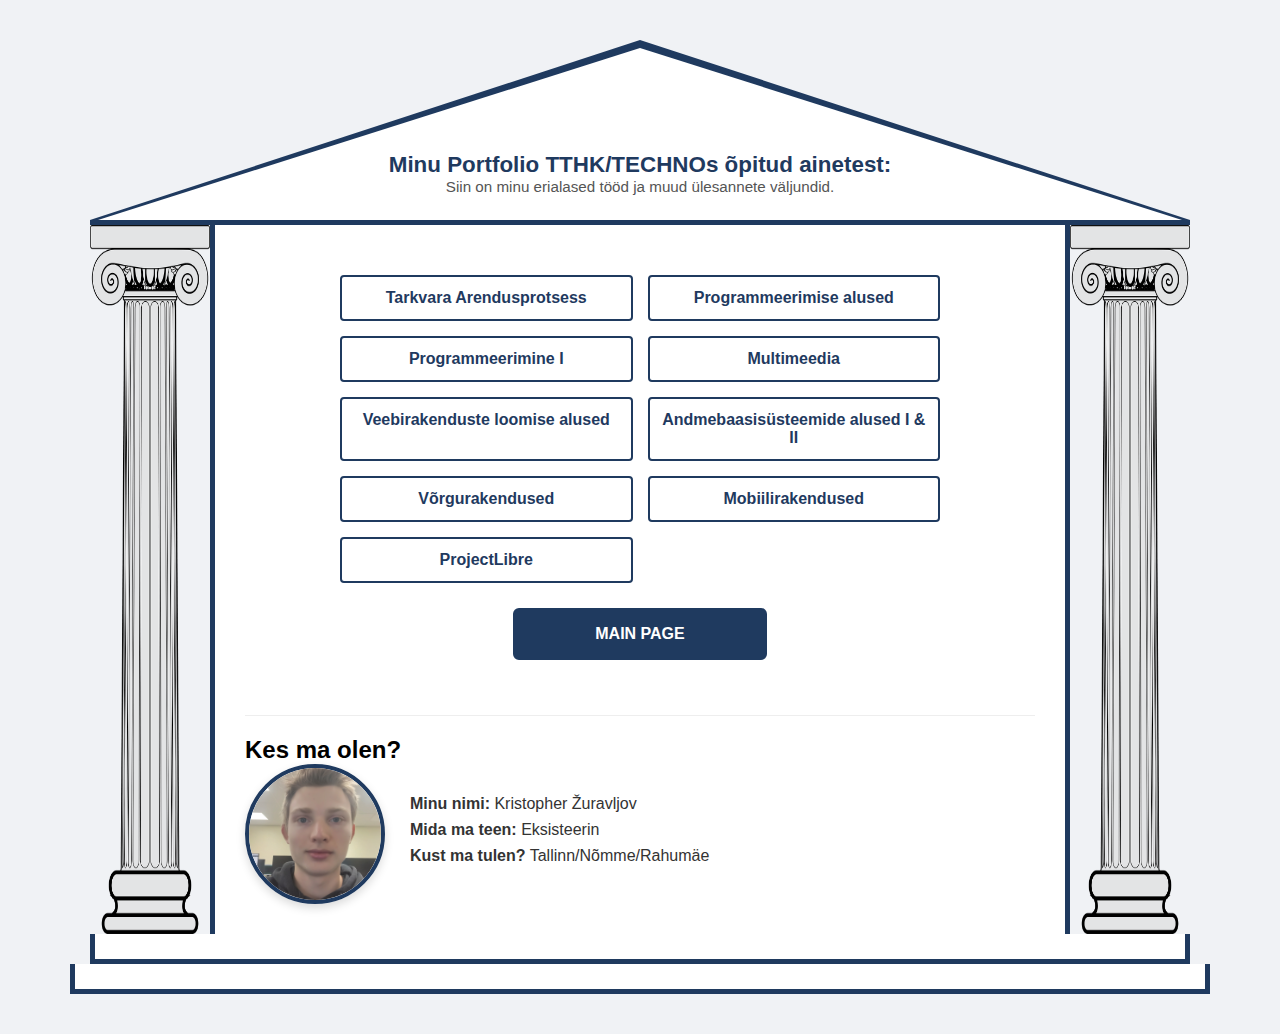
<file: index.html>
<!DOCTYPE html>
<html lang="et">
<head>
    <meta charset="UTF-8">
    <meta name="viewport" content="width=device-width, initial-scale=1.0">
    <title>Kristopheri Portfolio</title>
    <link rel="stylesheet" href="style.css">
</head>
<body>

    <div class="temple-wrapper">
        
        <div class="temple-roof">
            <div class="roof-content">
                <h2>Minu Portfolio TTHK/TECHNOs õpitud ainetest:</h2>
                <p>Siin on minu erialased tööd ja muud ülesannete väljundid.</p>
            </div>
        </div>

        <div class="temple-body">
            
            <aside class="pillar">
                <img src="./Piltid/left-pillar.png" alt="Left Pillar">
            </aside>

            <div class="temple-container">
                <header class="temple-top">
                    
                    <nav class="navbar">
                        <a href="./SDLC.html">Tarkvara Arendusprotsess</a>
                        <a href="./ProgAlused.html">Programmeerimise alused</a>
                        <a href="#">Programmeerimine I</a>
                        <a href="#">Multimeedia</a>
                        <a href="https://kristopherzuravljov24.thkit.ee/">Veebirakenduste loomise alused</a>
                        <a href="#">Andmebaasisüsteemide alused I & II</a>
                        <a href="#">Võrgurakendused</a>
                        <a href="#">Mobiilirakendused</a>
                        <a href="#">ProjectLibre</a>
                    </nav>

                    <div class="main-page-wrapper">
                        <a href="./mainpage.html" class="btn-main">MAIN PAGE</a>
                    
                    </div>
                </header>

                <section class="about-me">
                    <h2>Kes ma olen?</h2>
                    <div class="about-me-content">
                        <img src="./Piltid/mina.jpg" alt="Kristopher">
                        <div class="about-me-text">
                            <p><strong>Minu nimi:</strong> Kristopher Žuravljov</p>
                            <p><strong>Mida ma teen:</strong> Eksisteerin</p>
                            <p><strong>Kust ma tulen?</strong> Tallinn/Nõmme/Rahumäe</p>
                        </div>
                    </div>
                </section>
            </div>

            <aside class="pillar">
                <img src="./Piltid/right-pillar.png" alt="Right Pillar">
            </aside>

        </div> <div class="temple-fundament">
            <div class="step step-1"></div>
            <div class="step step-2"></div>
        </div>

    </div> </body>
</html>
</file>
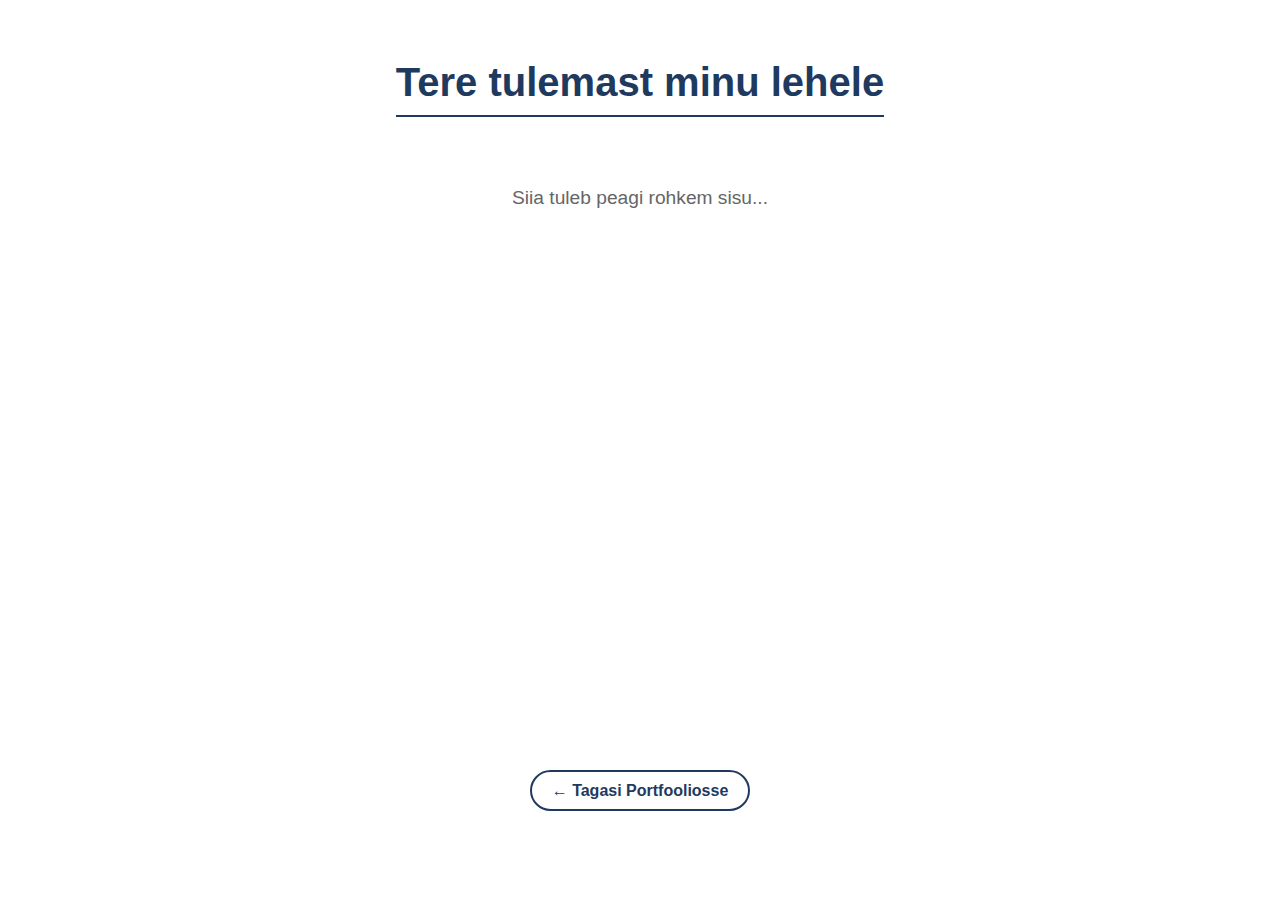
<file: mainpage.html>
<!DOCTYPE html>
<html lang="et">
<head>
    <meta charset="UTF-8">
    <meta name="viewport" content="width=device-width, initial-scale=1.0">
    <title>Main Page - Kristopher</title>
    <link rel="stylesheet" href="mainstyle.css">
</head>
<body>

    <main class="content-wrapper">
        <section class="intro">
            <h1>Tere tulemast minu lehele</h1>        
        </section>

        <article class="personal-details">
            <p>Siia tuleb peagi rohkem sisu...</p>
        </article>

        <nav class="bottom-nav">
            <a href="index.html" class="back-link">← Tagasi Portfooliosse</a>
        </nav>
    </main>

</body>
</html>
</file>
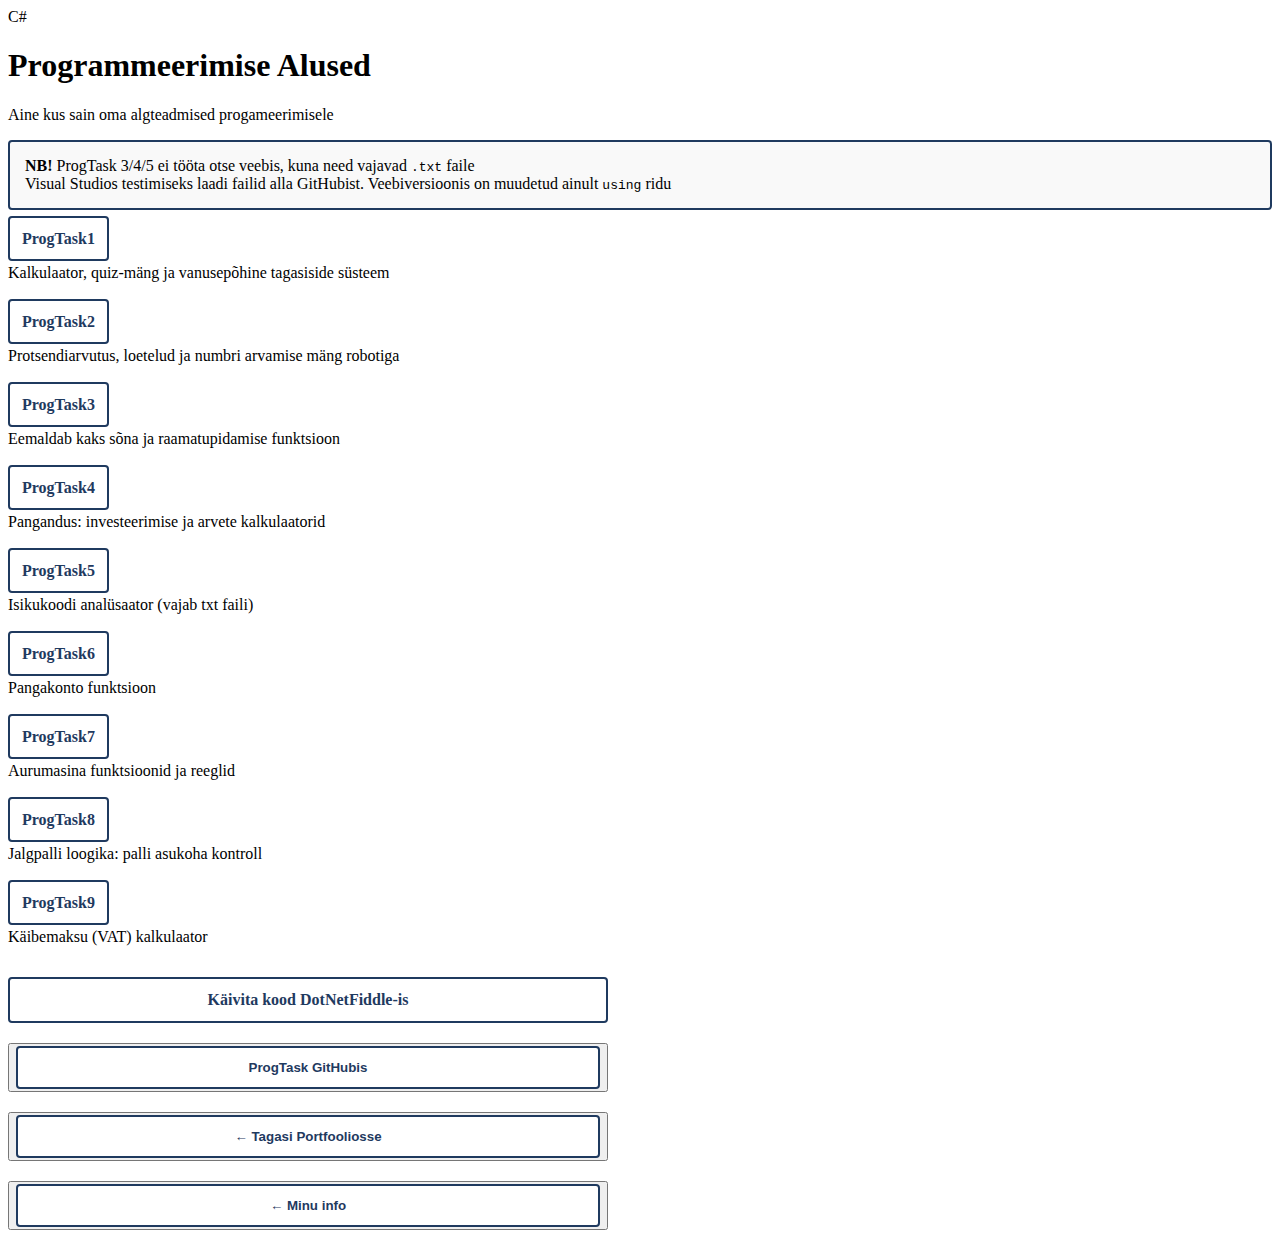
<file: ProgAlused.html>
<!DOCTYPE html>
<html lang="et">
<head>
    <meta charset="UTF-8">
    <meta name="viewport" content="width=device-width, initial-scale=1.0">
    <title>Programmeerimise Alused - C# Ülesanded</title>
    <link rel="stylesheet" href="progstyle.css">
</head>
<body>

    <div class="page-container">
        <header class="page-header">
            <div class="cs-logo">C#</div>
            <h1>Programmeerimise Alused</h1>
            <p>Aine kus sain oma algteadmised progameerimisele</p>
            
            <div class="warning-section" style="border: 2px solid #1f3a5f; padding: 15px; margin-bottom: 20px; border-radius: 4px; background-color: #f9f9f9;">
                <strong>NB!</strong> ProgTask 3/4/5 ei tööta otse veebis, kuna need vajavad <code>.txt</code> faile <br>
                Visual Studios testimiseks laadi failid alla GitHubist.
                Veebiversioonis on muudetud ainult <code>using</code> ridu
            </div>
        </header>

        <nav class="navbar">
            <div class="task-item">
                <a href="./Tasks/ProgTask1.cs">ProgTask1</a>
                <p>Kalkulaator, quiz-mäng ja vanusepõhine tagasiside süsteem</p>
            </div>

            <div class="task-item">
                <a href="./Tasks/ProgTask2.cs">ProgTask2</a>
                <p>Protsendiarvutus, loetelud ja numbri arvamise mäng robotiga</p>
            </div>

            <div class="task-item">
                <a href="./Tasks/ProgTask3.cs">ProgTask3</a>
                <p>Eemaldab kaks sõna ja raamatupidamise funktsioon</p>
            </div>

            <div class="task-item">
                <a href="./Tasks/ProgTask4.cs">ProgTask4</a>
                <p>Pangandus: investeerimise ja arvete kalkulaatorid</p>
            </div>

            <div class="task-item">
                <a href="./Tasks/ProgTask5.cs">ProgTask5</a>
                <p>Isikukoodi analüsaator (vajab txt faili)</p>
            </div>

            <div class="task-item">
                <a href="./Tasks/ProgTask6.cs">ProgTask6</a>
                <p>Pangakonto funktsioon</p>
            </div>

            <div class="task-item">
                <a href="./Tasks/ProgTask7.cs">ProgTask7</a>
                <p>Aurumasina funktsioonid ja reeglid</p>
            </div>

            <div class="task-item">
                <a href="./Tasks/ProgTask8.cs">ProgTask8</a>
                  <p>Jalgpalli loogika: palli asukoha kontroll</p>          
            </div>

            <div class="task-item">
                <a href="./Tasks/ProgTask9.cs">ProgTask9</a>
                <p>Käibemaksu (VAT) kalkulaator</p>
            </div>

            <a href="https://dotnetfiddle.net/" target="_blank">Käivita kood DotNetFiddle-is</a>
        </nav>

        <div class="action-buttons">
            <button><a href="https://github.com/Tigerfrog-01/TARpe24_Prog_Kristopher--uravljov-Tallinna-T-stushariduskeskus/tree/d29183745a46e1310b4d18462b5daebc0eeb5732">ProgTask GitHubis</a></button>
        </div>

        <footer class="footer">
            <nav class="sub-nav">
                <button><a href="index.html">← Tagasi Portfooliosse</a></button>
                <button><a href="mainpage.html">← Minu info</a></button>
            </nav>
        </footer>
    </div>

</body>
</html>
</file>
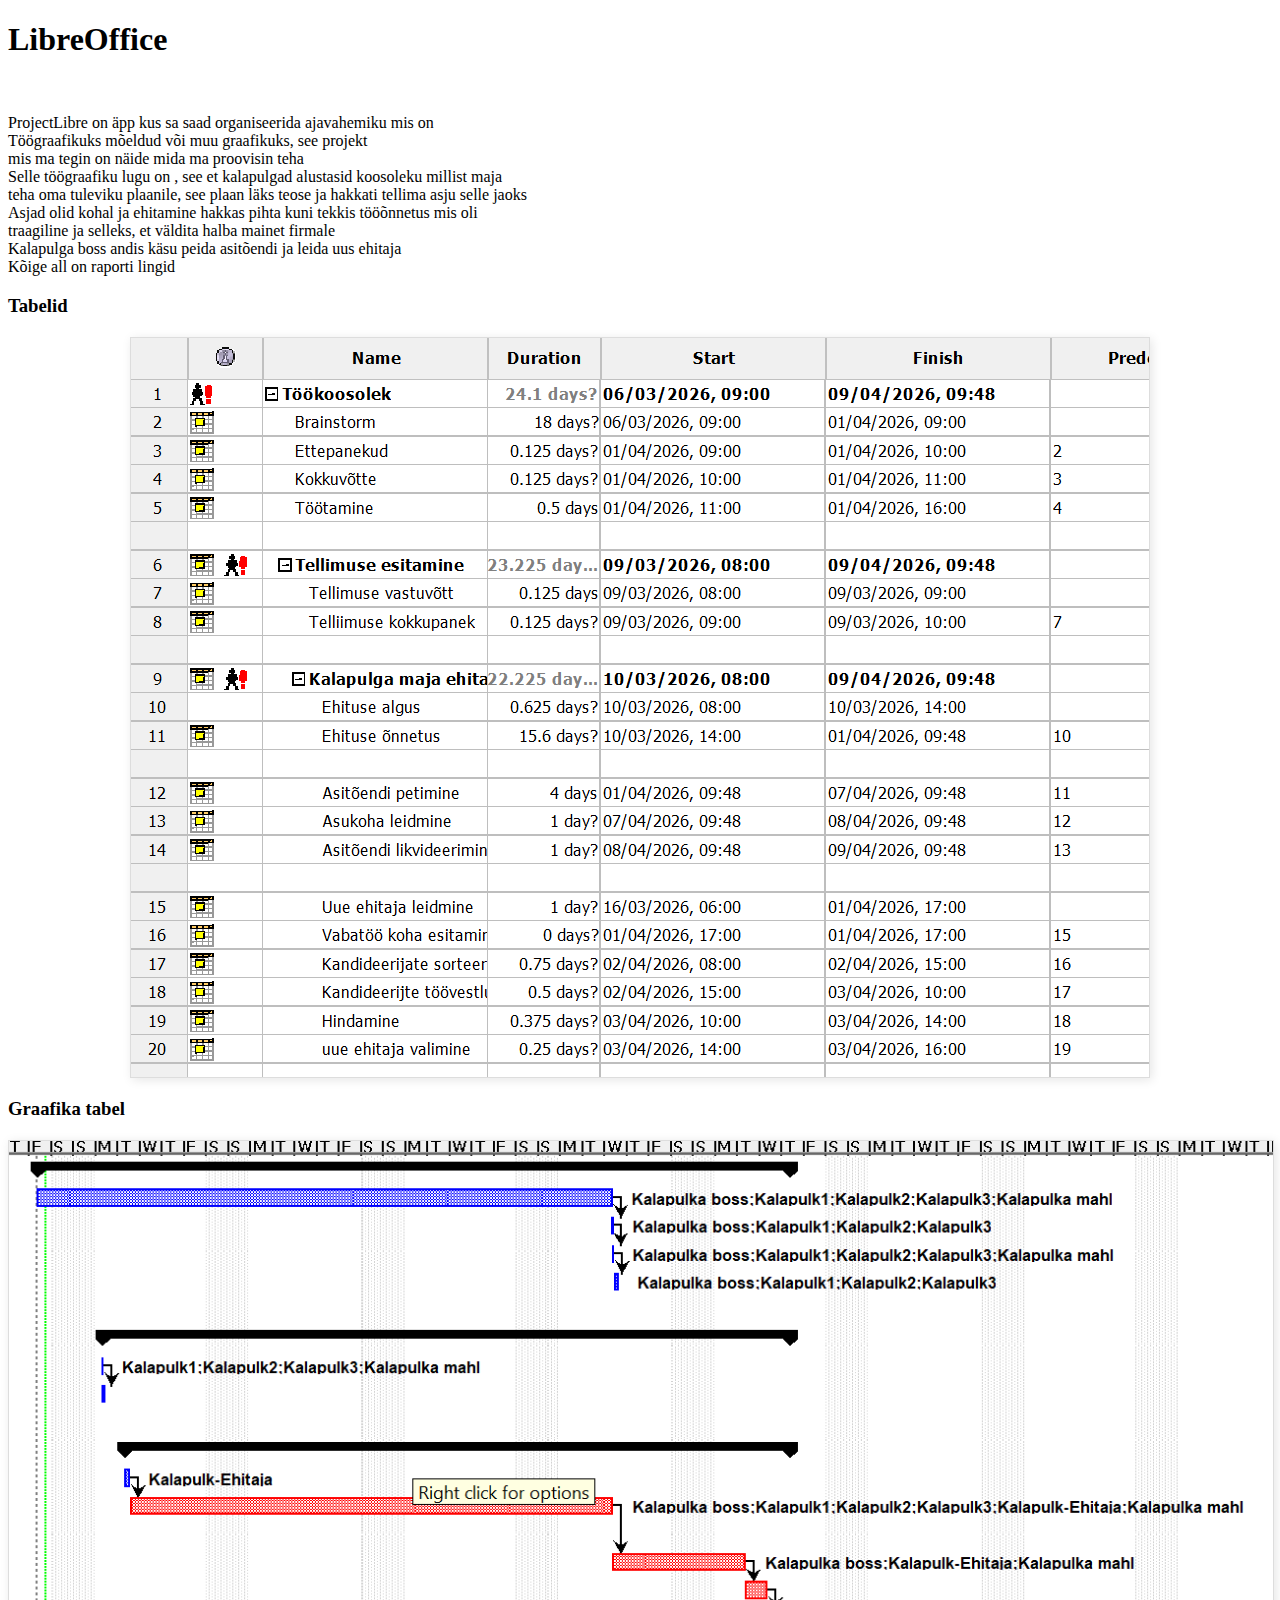
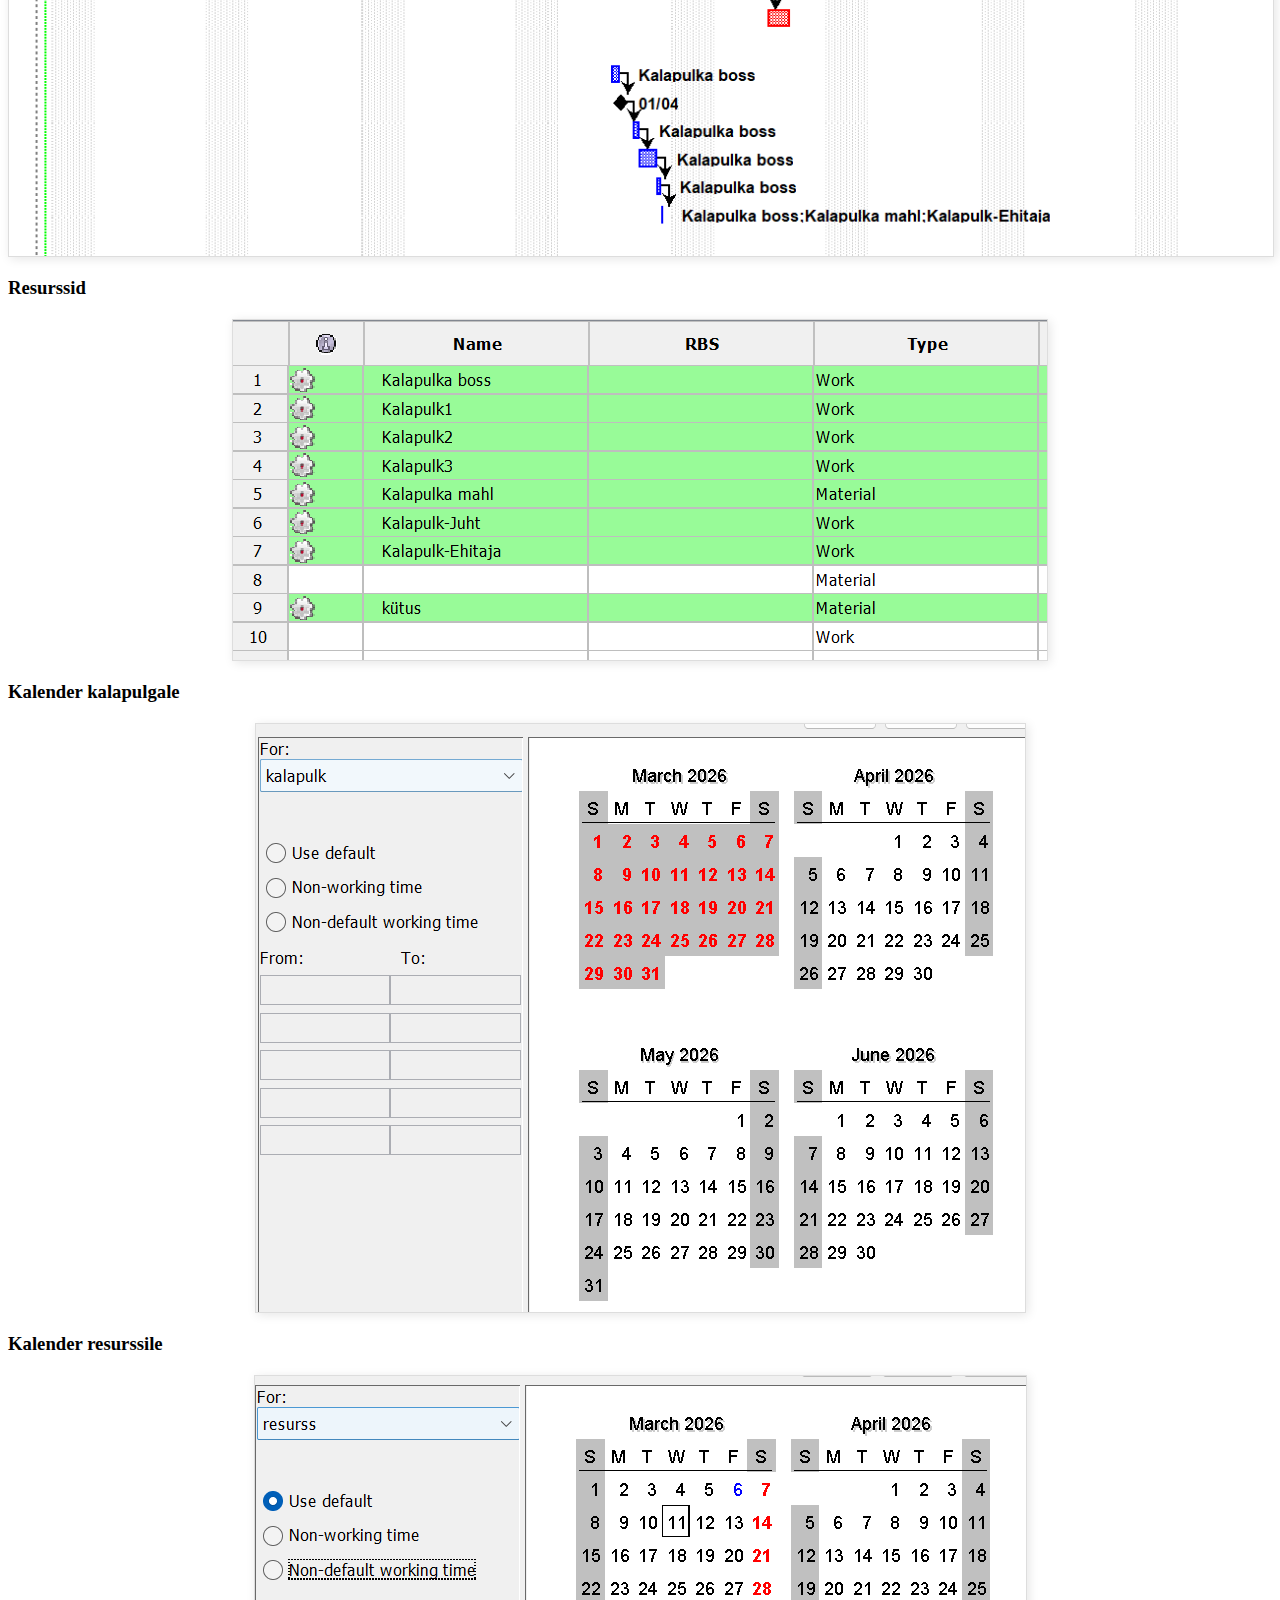
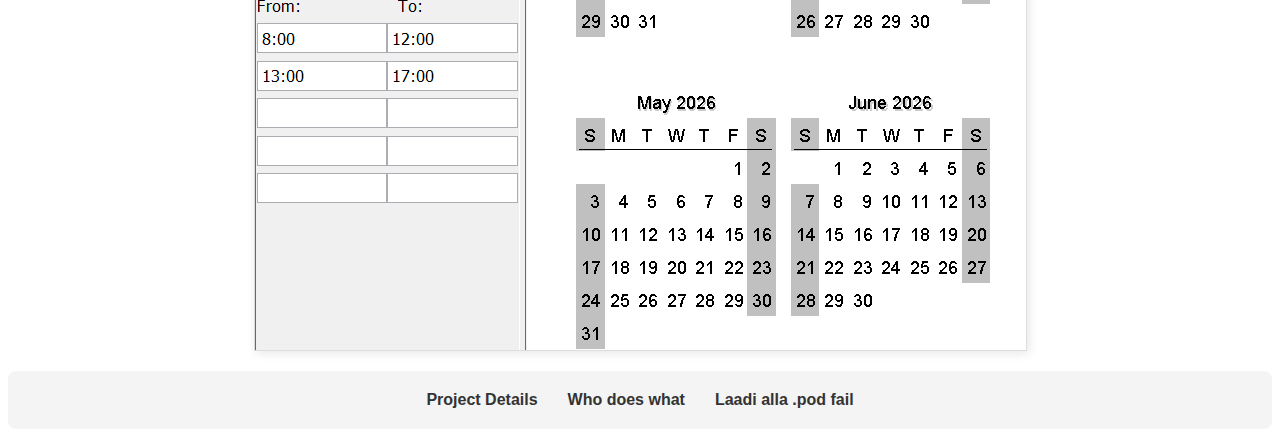
<file: projectlibre.html>
<!DOCTYPE html>
<html lang="et">
<head>
    <meta charset="UTF-8">
    <meta name="viewport" content="width=device-width, initial-scale=1.0">
    <title>LibreOffice</title>
    <link rel="stylesheet" href="Libre.css">
</head>
<body>
 <h1>LibreOffice</h1>
 <br>
 <div> 
 <p>
    ProjectLibre on äpp kus sa saad organiseerida ajavahemiku mis on <br>
    Töögraafikuks mõeldud või muu graafikuks, see projekt <br>
    mis ma tegin on näide mida ma proovisin teha <br>
    Selle töögraafiku lugu on , see et kalapulgad alustasid koosoleku millist maja<br>
    teha oma tuleviku plaanile, see plaan läks teose ja hakkati tellima asju selle jaoks<br>
    Asjad olid kohal ja ehitamine hakkas pihta kuni tekkis tööõnnetus mis oli <br>
    traagiline ja selleks, et väldita halba mainet firmale <br>
    Kalapulga boss andis käsu peida asitõendi ja leida uus ehitaja
    <br>
    Kõige all on raporti lingid
 </p>
 <h3>Tabelid</h3>
 <img src="Libre1.png">
 <h3>Graafika tabel</h3>
  <img src="Libre2.png">
<h3>Resurssid </h3>
   <img src="Libre3.png">
   <h3>Kalender kalapulgale</h3>
    <img src="Libre4.png">
    <h3>Kalender resurssile</h3>
     <img src="Libre5.png">
</div>
     <nav class="navbar">
                        <a href="./Kalapulk.html">Project Details</a>
                        <a href="./Kalapulk1.html">Who does what</a>
                        <a href="Kalapulk.pod" download="Kalapulk.pod">Laadi alla .pod fail</a>
                       
                    </nav>
  </body>
</html>
</file>
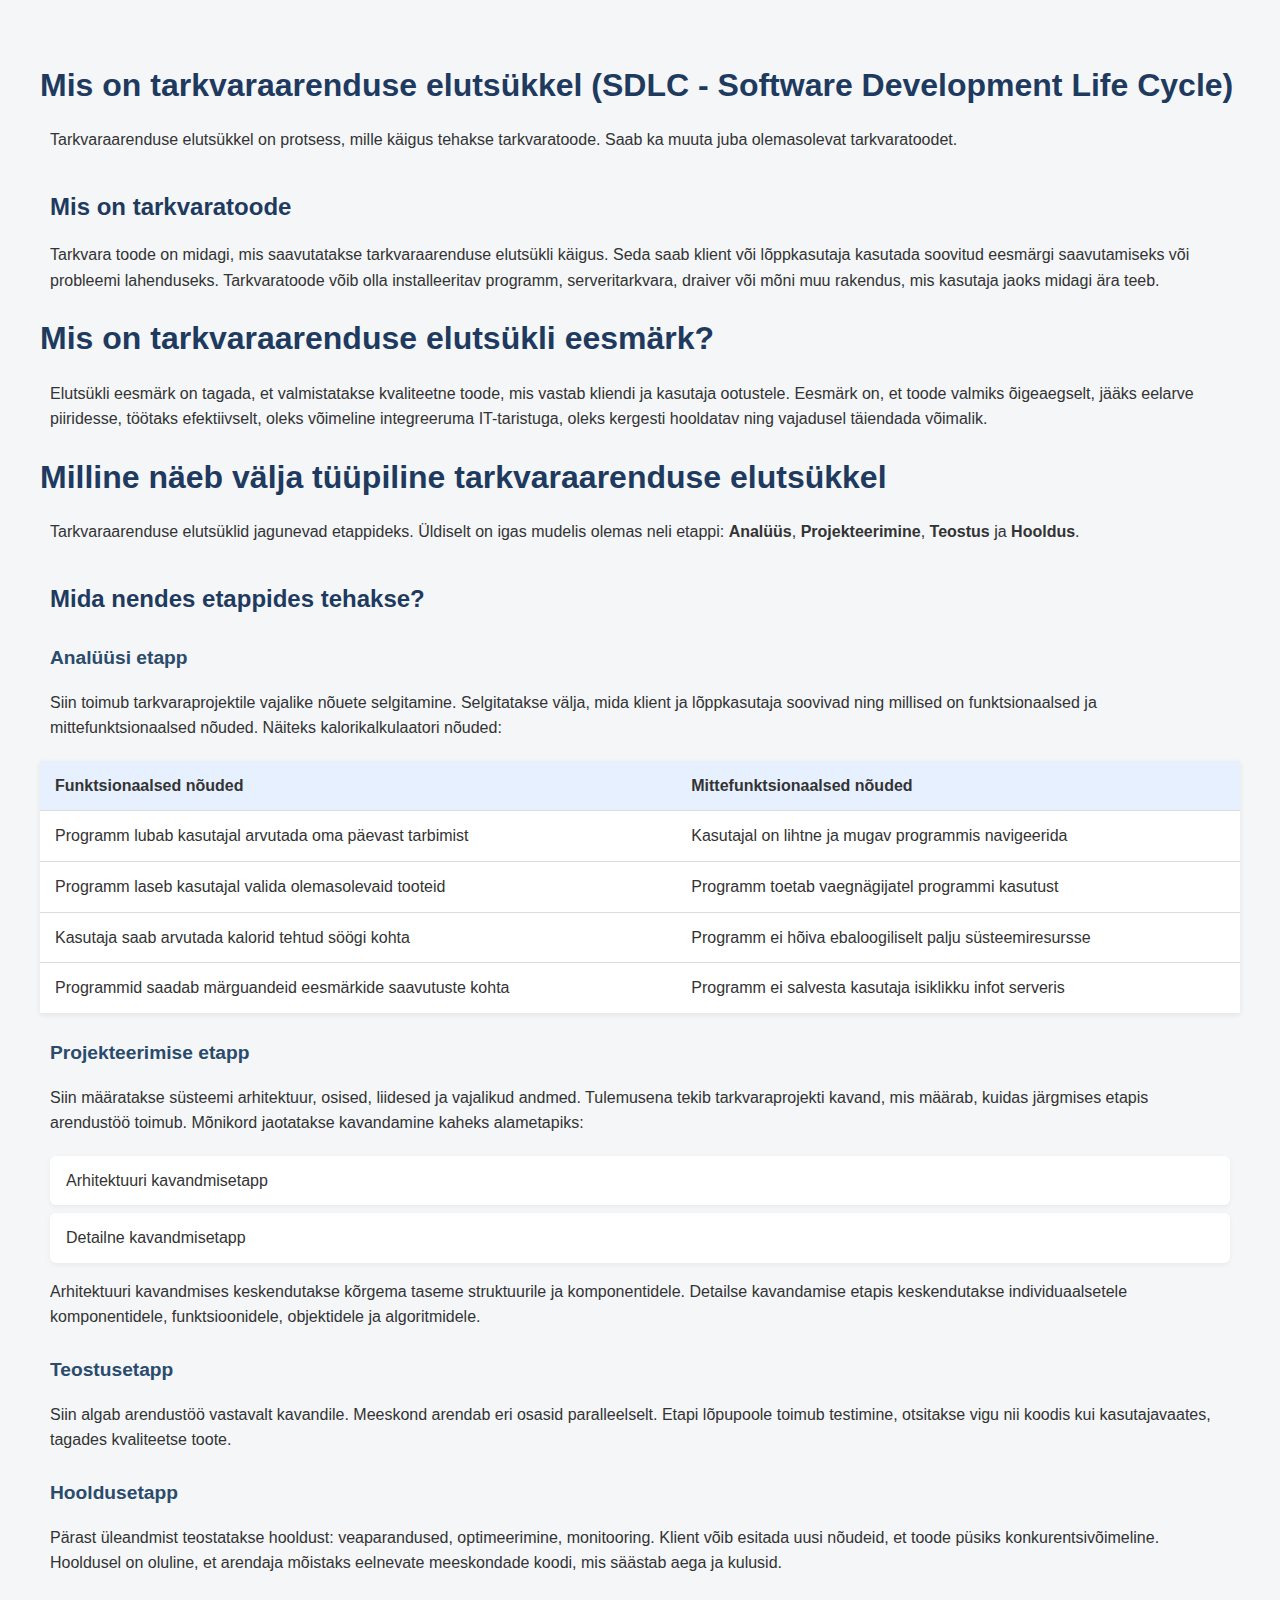
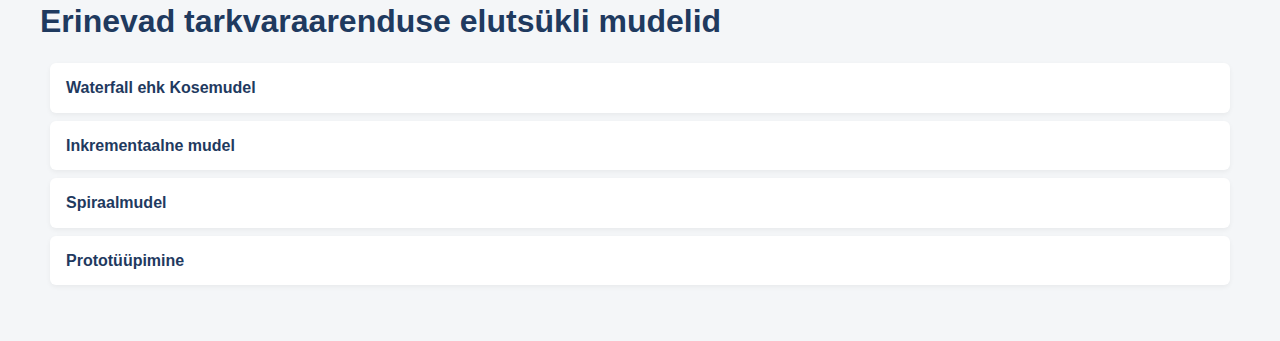
<file: SDLC.html>
<!DOCTYPE html>
<html lang="et">
<head>
    <meta charset="UTF-8">
    <meta name="viewport" content="width=device-width, initial-scale=1.0">
    <link rel="stylesheet" href="sdlc.css">
    <title>Tarkvara Arendusprotsess</title>
</head>
<body>
    <div class="container">
        <h1>Mis on tarkvaraarenduse elutsükkel (SDLC - Software Development Life Cycle)</h1>
        <p>
            Tarkvaraarenduse elutsükkel on protsess, mille käigus tehakse tarkvaratoode.  
            Saab ka muuta juba olemasolevat tarkvaratoodet.
        </p>

        <h2>Mis on tarkvaratoode</h2>
        <p>
            Tarkvara toode on midagi, mis saavutatakse tarkvaraarenduse elutsükli käigus.  
            Seda saab klient või lõppkasutaja kasutada soovitud eesmärgi saavutamiseks või probleemi lahenduseks.  
            Tarkvaratoode võib olla installeeritav programm, serveritarkvara, draiver või mõni muu rakendus,  
            mis kasutaja jaoks midagi ära teeb.
        </p>

        <h1>Mis on tarkvaraarenduse elutsükli eesmärk?</h1>
        <p>
            Elutsükli eesmärk on tagada, et valmistatakse kvaliteetne toode, mis vastab kliendi ja kasutaja ootustele.  
            Eesmärk on, et toode valmiks õigeaegselt, jääks eelarve piiridesse, töötaks efektiivselt,  
            oleks võimeline integreeruma IT-taristuga, oleks kergesti hooldatav ning vajadusel täiendada võimalik.
        </p>

        <h1>Milline näeb välja tüüpiline tarkvaraarenduse elutsükkel</h1>
        <p>
            Tarkvaraarenduse elutsüklid jagunevad etappideks.  
            Üldiselt on igas mudelis olemas neli etappi: <b>Analüüs</b>, <b>Projekteerimine</b>, <b>Teostus</b> ja <b>Hooldus</b>.
        </p>

        <h2>Mida nendes etappides tehakse?</h2>

        <h3>Analüüsi etapp</h3>
        <p>
            Siin toimub tarkvaraprojektile vajalike nõuete selgitamine.  
            Selgitatakse välja, mida klient ja lõppkasutaja soovivad ning millised on funktsionaalsed ja mittefunktsionaalsed nõuded.  
            Näiteks kalorikalkulaatori nõuded:
        </p>

        <table>
            <tr>
                <th>Funktsionaalsed nõuded</th>
                <th>Mittefunktsionaalsed nõuded</th>
            </tr>
            <tr>
                <td>Programm lubab kasutajal arvutada oma päevast tarbimist</td>
                <td>Kasutajal on lihtne ja mugav programmis navigeerida</td>
            </tr>
            <tr>
                <td>Programm laseb kasutajal valida olemasolevaid tooteid</td>
                <td>Programm toetab vaegnägijatel programmi kasutust</td>
            </tr>
            <tr>
                <td>Kasutaja saab arvutada kalorid tehtud söögi kohta</td>
                <td>Programm ei hõiva ebaloogiliselt palju süsteemiresursse</td>
            </tr>
            <tr>
                <td>Programmid saadab märguandeid eesmärkide saavutuste kohta</td>
                <td>Programm ei salvesta kasutaja isiklikku infot serveris</td>
            </tr>
        </table>

        <h3>Projekteerimise etapp</h3>
        <p>
            Siin määratakse süsteemi arhitektuur, osised, liidesed ja vajalikud andmed.  
            Tulemusena tekib tarkvaraprojekti kavand, mis määrab, kuidas järgmises etapis arendustöö toimub.  
            Mõnikord jaotatakse kavandamine kaheks alametapiks:
        </p>
        <ul>
            <li>Arhitektuuri kavandmisetapp</li>
            <li>Detailne kavandmisetapp</li>
        </ul>
        <p>
            Arhitektuuri kavandmises keskendutakse kõrgema taseme struktuurile ja komponentidele.  
            Detailse kavandamise etapis keskendutakse individuaalsetele komponentidele, funktsioonidele, objektidele ja algoritmidele.
        </p>

        <h3>Teostusetapp</h3>
        <p>
            Siin algab arendustöö vastavalt kavandile. Meeskond arendab eri osasid paralleelselt.  
            Etapi lõpupoole toimub testimine, otsitakse vigu nii koodis kui kasutajavaates, tagades kvaliteetse toote.
        </p>

        <h3>Hooldusetapp</h3>
        <p>
            Pärast üleandmist teostatakse hooldust: veaparandused, optimeerimine, monitooring.  
            Klient võib esitada uusi nõudeid, et toode püsiks konkurentsivõimeline.  
            Hooldusel on oluline, et arendaja mõistaks eelnevate meeskondade koodi, mis säästab aega ja kulusid.
        </p>

        <h1>Erinevad tarkvaraarenduse elutsükli mudelid</h1>
        <ul>
            <li><a href="./SDLCModels/waterfall.html">Waterfall ehk Kosemudel</a></li>
            <li><a href="./SDLCModels/incremental.html">Inkrementaalne mudel</a></li>
            <li><a href="./SDLCModels/spiral.html">Spiraalmudel</a></li>
            <li><a href="./SDLCModels/Prototype.html">Prototüüpimine</a></li>
        </ul>

    </div>
</body>
</html>
</file>
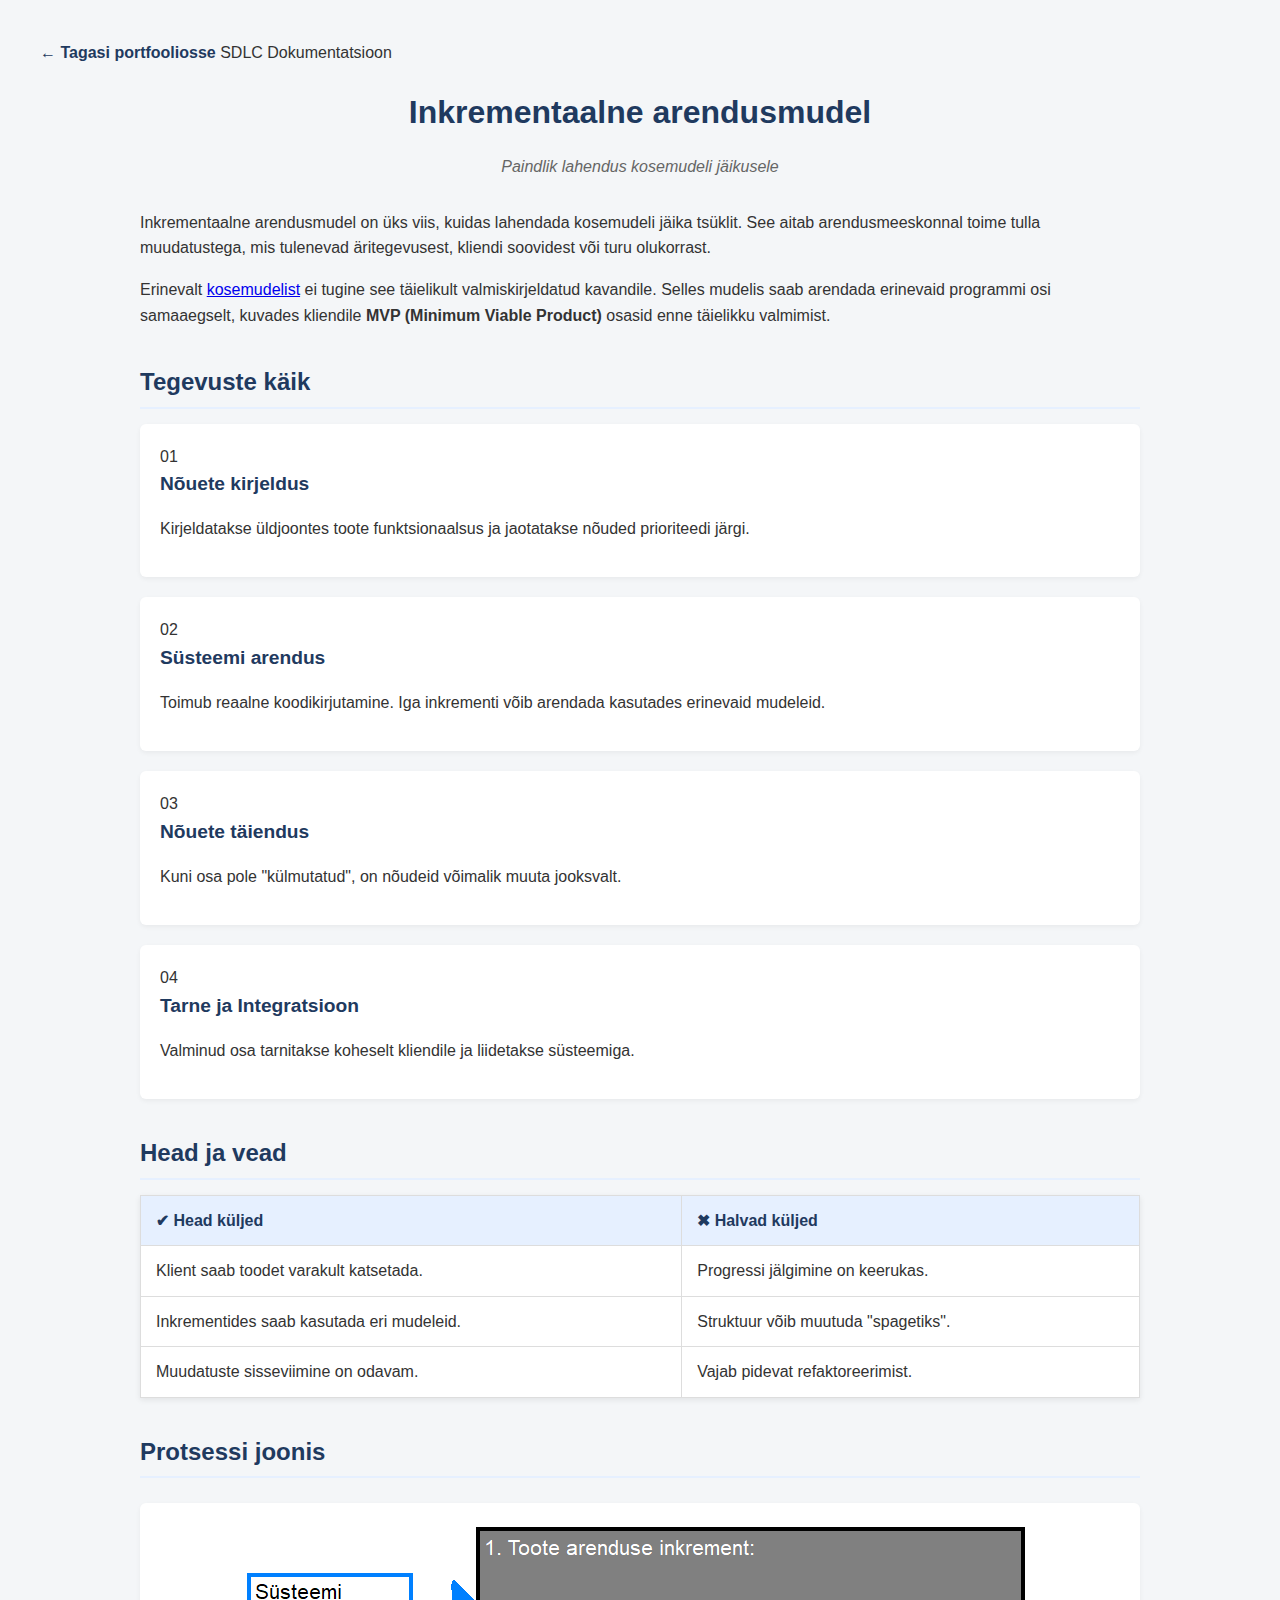
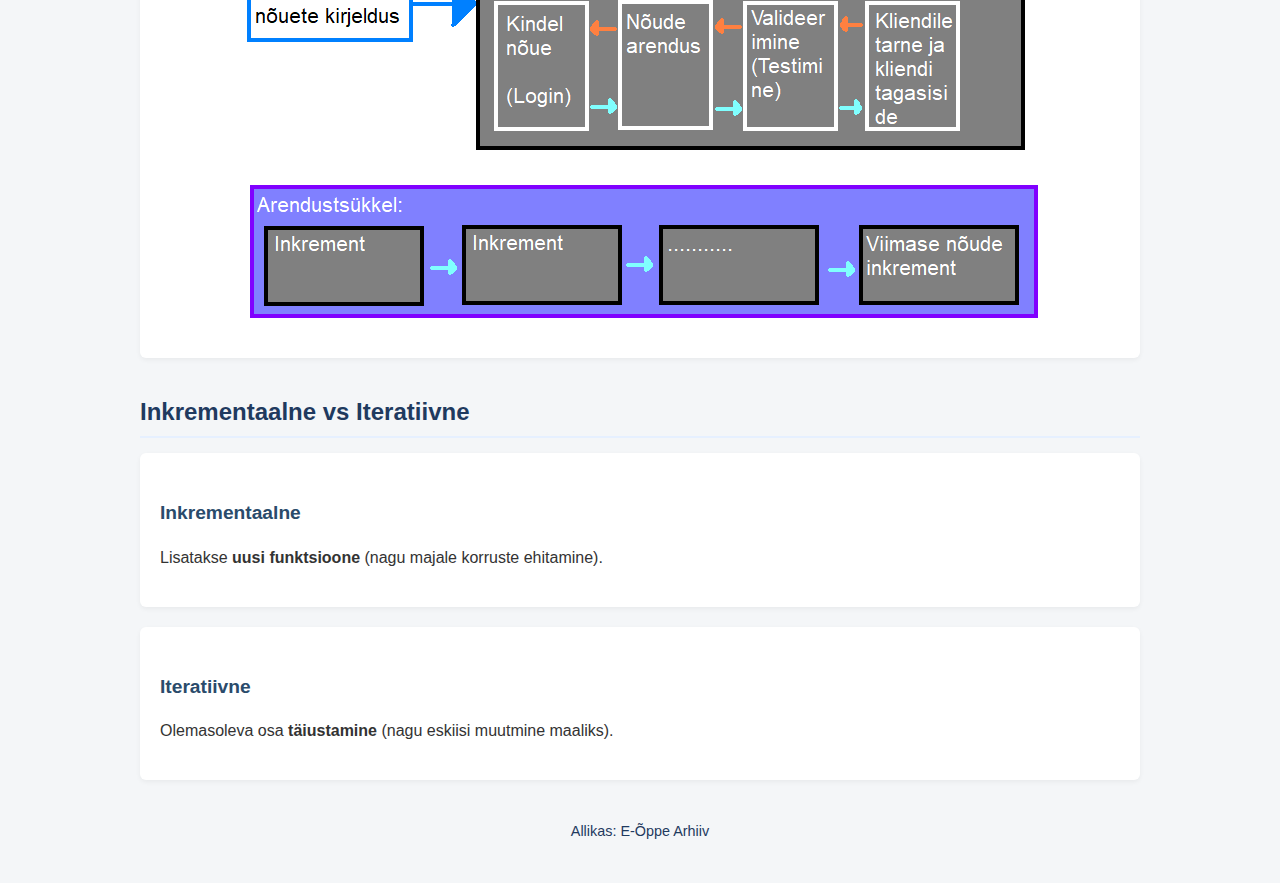
<file: SDLCModels/incremental.html>
<!DOCTYPE html>
<html lang="et">
<head>
    <meta charset="UTF-8">
    <meta name="viewport" content="width=device-width, initial-scale=1.0">
    <title>Inkrementaalne arendusmudel</title>
    <link rel="stylesheet" href="sdlcmodels.css">
    <link href="https://fonts.googleapis.com/css2?family=Inter:wght@300;400;600;700&display=swap" rel="stylesheet">
</head>
<body>

    <nav class="top-nav">
        <div class="nav-inner">
            <a href="../index.html" class="back-link">← Tagasi portfooliosse</a>
            <span class="nav-tag">SDLC Dokumentatsioon</span>
        </div>
    </nav>

    <header class="hero-section">
        <div class="hero-content">
            <h1>Inkrementaalne arendusmudel</h1>
            <p class="subtitle">Paindlik lahendus kosemudeli jäikusele</p>
        </div>
    </header>

    <main class="content-container">
        <section class="intro-card">
            <p>
                Inkrementaalne arendusmudel on üks viis, kuidas lahendada kosemudeli jäika tsüklit. See aitab arendusmeeskonnal 
                toime tulla muudatustega, mis tulenevad äritegevusest, kliendi soovidest või turu olukorrast.
            </p>
            <p>
                Erinevalt <a href="waterfall.html">kosemudelist</a> ei tugine see täielikult valmiskirjeldatud kavandile. Selles mudelis saab arendada 
                erinevaid programmi osi samaaegselt, kuvades kliendile <strong>MVP (Minimum Viable Product)</strong> 
                osasid enne täielikku valmimist.
            </p>
        </section>

        

        <section class="steps-grid">
            <h2 class="section-title">Tegevuste käik</h2>
            <div class="step-card">
                <div class="step-num">01</div>
                <h3>Nõuete kirjeldus</h3>
                <p>Kirjeldatakse üldjoontes toote funktsionaalsus ja jaotatakse nõuded prioriteedi järgi.</p>
            </div>

            <div class="step-card">
                <div class="step-num">02</div>
                <h3>Süsteemi arendus</h3>
                <p>Toimub reaalne koodikirjutamine. Iga inkrementi võib arendada kasutades erinevaid mudeleid.</p>
            </div>

            <div class="step-card">
                <div class="step-num">03</div>
                <h3>Nõuete täiendus</h3>
                <p>Kuni osa pole "külmutatud", on nõudeid võimalik muuta jooksvalt.</p>
            </div>

            <div class="step-card">
                <div class="step-num">04</div>
                <h3>Tarne ja Integratsioon</h3>
                <p>Valminud osa tarnitakse koheselt kliendile ja liidetakse süsteemiga.</p>
            </div>
        </section>

        <section class="comparison-section">
            <h2 class="section-title">Head ja vead</h2>
            <div class="table-wrapper">
                <table class="styled-table">
                    <thead>
                        <tr>
                            <th><span class="pro-tag">✔</span> Head küljed</th>
                            <th><span class="con-tag">✖</span> Halvad küljed</th>
                        </tr>
                    </thead>
                    <tbody>
                        <tr>
                            <td>Klient saab toodet varakult katsetada.</td>
                            <td>Progressi jälgimine on keerukas.</td>
                        </tr>
                        <tr>
                            <td>Inkrementides saab kasutada eri mudeleid.</td>
                            <td>Struktuur võib muutuda "spagetiks".</td>
                        </tr>
                        <tr>
                            <td>Muudatuste sisseviimine on odavam.</td>
                            <td>Vajab pidevat refaktoreerimist.</td>
                        </tr>
                    </tbody>
                </table>
            </div>
        </section>

        <section class="visuals">
            <h2 class="section-title">Protsessi joonis</h2>
            <div class="image-wrapper">
                <img src="../Piltid/inkrementaalne.PNG" alt="Inkrementaalne mudel">
            </div>
        </section>

        <section class="definitions">
            <h2 class="section-title">Inkrementaalne vs Iteratiivne</h2>
            <div class="def-box">
                <div class="def-item">
                    <h3>Inkrementaalne</h3>
                    <p>Lisatakse <strong>uusi funktsioone</strong> (nagu majale korruste ehitamine).</p>
                </div>
                <div class="def-item">
                    <h3>Iteratiivne</h3>
                    <p>Olemasoleva osa <strong>täiustamine</strong> (nagu eskiisi muutmine maaliks).</p>
                </div>
            </div>
        </section>
    </main>

    <footer class="source-footer">
        <a href="https://eopearhiiv.edu.ee/e-kursused/eucip/arendus/1222_inkrementaalne_arendusmudel.html" target="_blank">Allikas: E-Õppe Arhiiv</a>
    </footer>

</body>
</html>
</file>
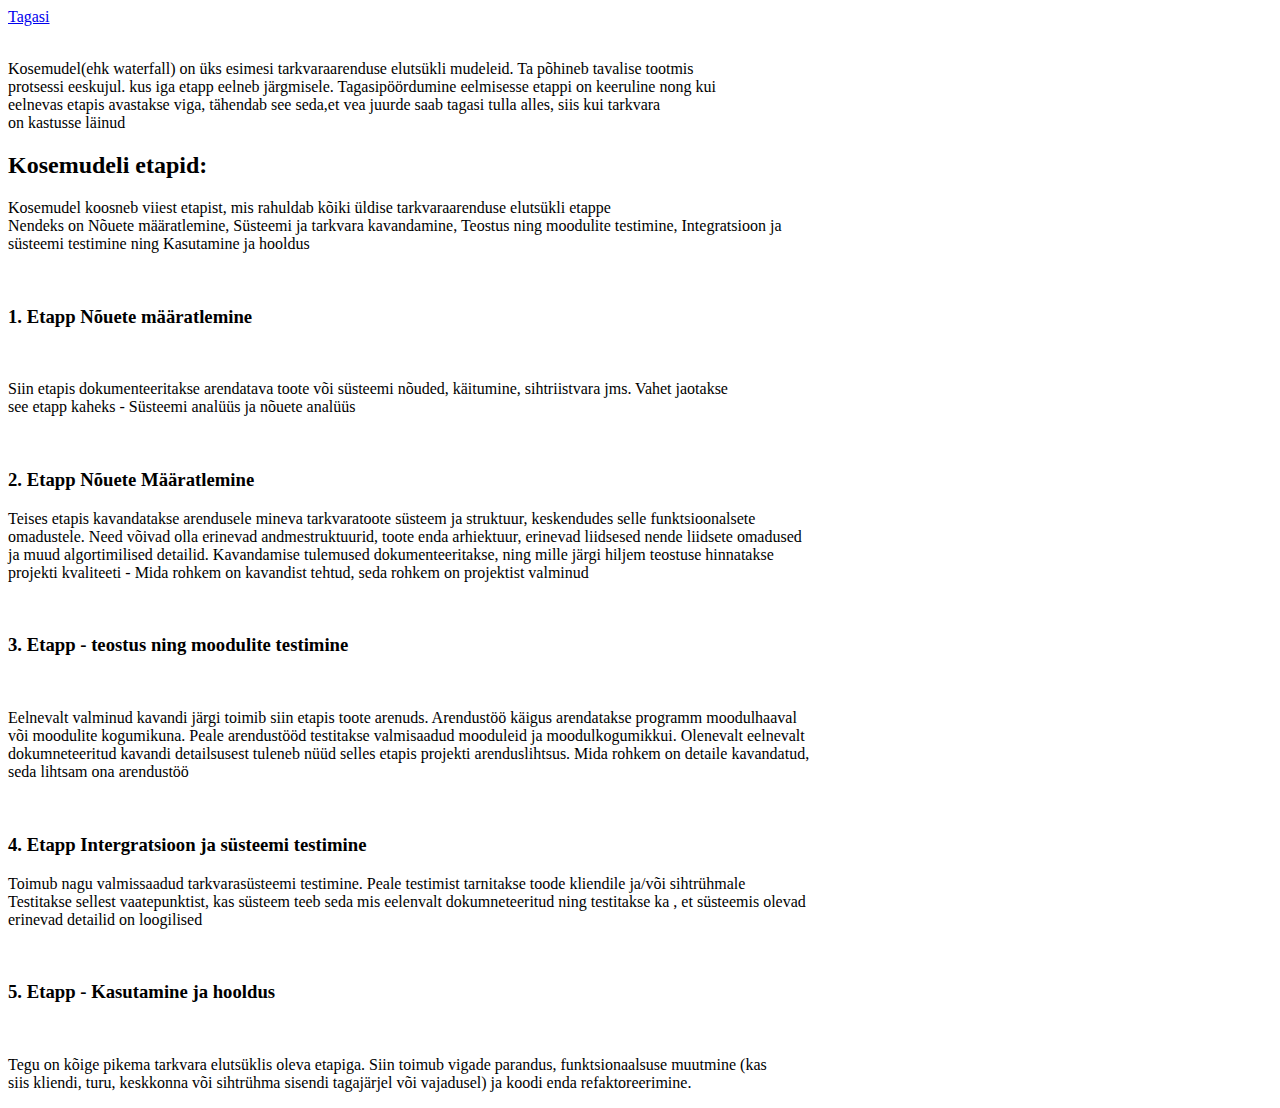
<file: SDLCModels/waterfall.html>
<!DOCTYPE html>
<html language ="et">
    <head>
        <meta charset="UTF-8">
        <meta name="viewport" content="width-device-width, intital-scale=1.0">
        <title>Waterfall ehk kosemudel</title>
    </head>
    <body>
        <a href="../index.html">Tagasi</a><br><br>

        <p>
            Kosemudel(ehk waterfall) on üks esimesi tarkvaraarenduse elutsükli mudeleid. Ta põhineb tavalise tootmis<br>
            protsessi eeskujul. kus iga etapp eelneb järgmisele. Tagasipöördumine eelmisesse etappi on keeruline nong kui <br>
            eelnevas etapis avastakse viga, tähendab see seda,et vea juurde saab tagasi tulla alles, siis kui tarkvara<br>
            on kastusse läinud<br>
        </p>
        <h2>Kosemudeli etapid:</h2>
        <p>
            Kosemudel koosneb viiest etapist, mis rahuldab kõiki üldise tarkvaraarenduse elutsükli etappe<br>
            Nendeks on Nõuete määratlemine, Süsteemi ja tarkvara kavandamine, Teostus ning moodulite testimine, Integratsioon ja <br>
            süsteemi testimine ning Kasutamine ja hooldus<br>
        </p><br>
        <h3>1. Etapp Nõuete määratlemine</h3><br>
        <p>
            Siin etapis dokumenteeritakse arendatava toote või süsteemi nõuded, käitumine, sihtriistvara jms. Vahet jaotakse<br>
            see etapp kaheks - Süsteemi analüüs ja nõuete analüüs<br>
        </p><br>
        <h3>2. Etapp Nõuete Määratlemine</h3>
        <p>
            Teises etapis kavandatakse arendusele mineva tarkvaratoote süsteem ja struktuur, keskendudes selle funktsioonalsete<br>
            omadustele. Need võivad olla erinevad andmestruktuurid, toote enda arhiektuur, erinevad liidsesed nende liidsete omadused<br>
            ja muud algortimilised detailid. Kavandamise tulemused dokumenteeritakse, ning mille järgi hiljem teostuse hinnatakse<br>
            projekti kvaliteeti - Mida rohkem on kavandist tehtud, seda rohkem on projektist valminud<br>
        </p><br>
        <h3>3. Etapp - teostus ning moodulite testimine</h3><br>
        <p>
            Eelnevalt valminud kavandi järgi toimib siin etapis toote arenuds. Arendustöö käigus arendatakse programm moodulhaaval<br>
            või moodulite kogumikuna. Peale arendustööd testitakse valmisaadud mooduleid ja moodulkogumikkui. Olenevalt eelnevalt<br>
            dokumneteeritud kavandi detailsusest tuleneb nüüd selles etapis projekti arenduslihtsus. Mida rohkem on detaile kavandatud,<br>
            seda lihtsam ona arendustöö<br>
        </p><br>
        <h3>4. Etapp Intergratsioon ja süsteemi testimine</h3>
        <p>
            Toimub nagu valmissaadud tarkvarasüsteemi testimine. Peale testimist tarnitakse toode kliendile ja/või sihtrühmale<br>
            Testitakse sellest vaatepunktist, kas süsteem teeb seda mis eelenvalt dokumneteeritud ning testitakse ka , et süsteemis olevad<br>
            erinevad detailid on loogilised<br>
        </p><br>
        <h3>5. Etapp - Kasutamine ja hooldus</h3><br/>
        <p>
            Tegu on kõige pikema tarkvara elutsüklis oleva etapiga. Siin toimub vigade parandus, funktsionaalsuse muutmine (kas<br/>
            siis kliendi, turu, keskkonna või sihtrühma sisendi tagajärjel või vajadusel) ja koodi enda refaktoreerimine.<br/>
            
        </p>





    </body>
</html>
</file>
<file: style.css>
/* ======= 1. General Setup ======= */
* {
    margin: 0;
    padding: 0;
    box-sizing: border-box;
}

body {
    background-color: #f0f2f5;
    font-family: 'Segoe UI', Tahoma, Geneva, Verdana, sans-serif;
    display: flex;
    justify-content: center;
    padding: 40px 20px;
}

.temple-wrapper {
    max-width: 1100px;
    width: 100%;
    display: flex;
    flex-direction: column;
}

/* ======= 2. The Roof (Pediment) ======= */
.temple-roof {
    width: 100%;
    height: 180px;
    background-color: #1f3a5f;
    clip-path: polygon(50% 0%, 0% 100%, 100% 100%);
    position: relative;
    display: flex;
    justify-content: center;
    align-items: flex-end;
}

.temple-roof::after {
    content: "";
    position: absolute;
    top: 8px;
    left: 8px;
    right: 8px;
    bottom: 0;
    background-color: white;
    clip-path: polygon(50% 0%, 0% 100%, 100% 100%);
    z-index: 1;
}

.roof-content {
    position: relative;
    z-index: 2;
    text-align: center;
    padding-bottom: 25px;
    width: 70%;
}

.roof-content h2 {
    font-size: 1.4rem;
    color: #1f3a5f;
    margin: 0;
}

.roof-content p {
    font-size: 0.95rem;
    color: #555;
}

/* ======= 3. The Body (Pillars & Chamber) ======= */
.temple-body {
    display: flex;
    align-items: stretch;
    background-color: transparent;
    border-top: 5px solid #1f3a5f;
}

.pillar {
    flex: 0 0 120px;
    background-color: transparent;
}

.pillar img {
    width: 100%;
    height: 100%;
    object-fit: fill;
}

.temple-container {
    flex: 1;
    padding: 30px;
    display: flex;
    flex-direction: column;
    align-items: center;
    background-color: white;
    border-left: 5px solid #1f3a5f;
    border-right: 5px solid #1f3a5f;
}

/* ======= 4. Navigation (2 Columns x 4 Rows) ======= */
.navbar {
    display: grid;
    grid-template-columns: repeat(2, 1fr); /* 2 side-by-side columns */
    gap: 15px;
    width: 100%;
    max-width: 600px; /* Adjust this to make the columns wider or narrower */
    margin-top: 20px;
}

.navbar a {
    background-color: white;
    padding: 12px;
    text-align: center;
    color: #1f3a5f;
    font-weight: bold;
    text-decoration: none;
    border: 2px solid #1f3a5f;
    border-radius: 4px;
    transition: all 0.2s ease;
}

.navbar a:hover {
    background-color: #1f3a5f;
    color: white;
}

/* ======= 5. Main Page Button (Centered Below) ======= */
.main-page-wrapper {
    width: 100%;
    display: flex;
    justify-content: center;
    margin: 25px 0;
}

.btn-main {
    display: inline-block;
    background-color: #1f3a5f;
    color: white;
    padding: 15px 80px;
    text-decoration: none;
    font-weight: bold;
    border-radius: 6px;
    border: 2px solid #1f3a5f;
    transition: all 0.2s ease;
}

.btn-main:hover {
    background-color: white;
    color: #1f3a5f;
    transform: translateY(-2px);
}

.about-me {
    margin-top: 30px;
    width: 100%;
    border-top: 1px solid #eee;
    padding-top: 20px;
}

.about-me-content {
    display: flex;
    gap: 25px;
    align-items: center;
}

.about-me-content img {
    /* To make a perfect sphere, width and height must be equal */
    width: 140px;
    height: 140px;
    
    /* This creates the sphere shape */
    border-radius: 50%; 
    
    /* Ensures the image doesn't stretch weirdly */
    object-fit: cover; 
    
    /* The "Frame" for the sphere */
    border: 4px solid #1f3a5f;
    
    /* Optional: Adds a little depth to the sphere */
    box-shadow: 0 4px 10px rgba(0,0,0,0.15);
}

.about-me-text p {
    margin-bottom: 8px;
    color: #333;
}

/* ======= 7. The Fundament (Steps) ======= */
.temple-fundament {
    width: 100%;
    display: flex;
    flex-direction: column;
    align-items: center;
}

.step {
    background-color: white;
    border: 5px solid #1f3a5f;
    border-top: none;
    height: 30px;
}

.step-1 {
    width: 100%;
}

.step-2 {
    width: calc(100% + 40px);
}

/* ======= 8. Mobile Adjustments ======= */
@media (max-width: 800px) {
    .pillar { display: none; }
    .temple-container { border: none; }
    .navbar { grid-template-columns: 1fr; } /* Stacks to 1 column on mobile */
}
</file>
<file: mainstyle.css>
/* ======= Minimalist Setup ======= */
* {
    margin: 0;
    padding: 0;
    box-sizing: border-box;
}

body {
    background-color: #ffffff; /* Pure white background */
    color: #1f3a5f;
    font-family: 'Segoe UI', sans-serif;
    display: flex;
    justify-content: center;
    min-height: 100vh;
}

.content-wrapper {
    max-width: 800px;
    width: 90%;
    padding: 60px 20px;
    display: flex;
    flex-direction: column;
    align-items: center;
    text-align: center;
}

.intro h1 {
    font-size: 2.5rem;
    margin-bottom: 20px;
    border-bottom: 2px solid #1f3a5f;
    display: inline-block;
    padding-bottom: 10px;
}

.personal-details {
    margin: 50px 0;
    font-size: 1.2rem;
    color: #666;
    flex-grow: 1; /* Pushes the nav to the bottom */
}

/* ======= Bottom Navigation ======= */
.bottom-nav {
    margin-top: auto; /* Ensures it stays at the bottom */
    padding: 40px 0;
}

.back-link {
    text-decoration: none;
    color: #1f3a5f;
    font-weight: bold;
    font-size: 1rem;
    padding: 10px 20px;
    border: 2px solid #1f3a5f;
    border-radius: 30px; /* Pill shape */
    transition: all 0.3s ease;
}

.back-link:hover {
    background-color: #1f3a5f;
    color: white;
    box-shadow: 0 4px 15px rgba(31, 58, 95, 0.3);
}
</file>
<file: progstyle.css>
.navbar {
    display: grid;
    gap: 15px;
    width: 100%;
    max-width: 600px; /* Adjust this to make the columns wider or narrower */
    margin-top: 20px;
}

.navbar a {
    background-color: white;
    padding: 12px;
    text-align: center;
    color: #1f3a5f;
    font-weight: bold;
    text-decoration: none;
    border: 2px solid #1f3a5f;
    border-radius: 4px;
    transition: all 0.2s ease;
}

.navbar a:hover {
    background-color: #1f3a5f;
    color: white;

}
button
{
    display: grid;
    gap: 15px;
    width: 100%;
    max-width: 600px; /* Adjust this to make the columns wider or narrower */
    margin-top: 20px;
}
button a
{
    background-color: white;
    padding: 12px;
    text-align: center;
    color: #1f3a5f;
    font-weight: bold;
    text-decoration: none;
    border: 2px solid #1f3a5f;
    border-radius: 4px;
    transition: all 0.2s ease;
}
button a:hover
{
    background-color: #1f3a5f;
    color: white;
}
</file>
<file: Libre.css>
.navbar {
    display: flex;           
    justify-content: center;  
    gap: 30px;             
    background-color: #f4f4f4; 
    padding: 20px;           
    border-radius: 8px;     
}


.navbar a {
    text-decoration: none;  
    color: #333;             
    font-weight: bold;      
    font-family: Arial, sans-serif;
}


.navbar a:hover {
    color: #ff4500;         
}
div img {
    max-width: 100%;    
    height: auto;      
    display: block;      
    margin: 20px auto;   
    border: 1px solid #ddd;
    box-shadow: 2px 2px 10px rgba(0,0,0,0.1); 
}
</file>
<file: sdlc.css>
/* Reset & base */
* {
    box-sizing: border-box;
}

body {
    font-family: Arial, Helvetica, sans-serif;
    margin: 0;
    padding: 40px;
    background-color: #f4f6f8;
    color: #333;
    line-height: 1.6;
}

/* Container for content */
body > h1:first-of-type {
    text-align: center;
    color: #1f3a5f;
    margin-bottom: 30px;
}

h1 {
    text-align: left;
    color: #1f3a5f;  /* optional color to match your palette */
    margin-top: 20px;
    margin-bottom: 15px;
}

h2 {
    color: #1f3a5f;
    margin-top: 35px;
    margin-bottom: 15px;
}

h3 {
    color: #2a4b6b;
    margin-top: 25px;
    margin-bottom: 10px;
    font-size: 1.2em;
}

/* Paragraphs */
p {
    margin-bottom: 20px;
}

/* Lists */
ul {
    list-style: none;
    padding-left: 0;
}

ul li {
    background: white;
    margin-bottom: 8px;
    padding: 12px 16px;
    border-radius: 6px;
    box-shadow: 0 2px 5px rgba(0,0,0,0.05);
}

ul li a {
    text-decoration: none;
    color: #1f3a5f;
    font-weight: bold;
}

ul li a:hover {
    text-decoration: underline;
}

/* Tables */
table {
    width: 100%;
    border-collapse: collapse;
    background: white;
    margin-bottom: 25px;
    box-shadow: 0 2px 6px rgba(0,0,0,0.08);
}

th, td {
    padding: 12px 15px;
    border-bottom: 1px solid #ddd;
    text-align: left;
}

th {
    background-color: #e6f0ff;
}

tr:last-child td {
    border-bottom: none;
}

/* Section cards (optional) */
body > h1, h2, h3, p, ul, table {
    padding: 0 10px;
}

/* Paragraph with line breaks - remove excessive <br> spacing */
br {
    line-height: 1.4;
}

/* Links */
a {
    color: #1f3a5f;
}
</file>
<file: SDLCModels/sdlcmodels.css>
/* Reset & base - Matching your SDLC style */
* {
    box-sizing: border-box;
}

body {
    font-family: Arial, Helvetica, sans-serif;
    margin: 0;
    padding: 40px;
    background-color: #f4f6f8; /* The light grey you use */
    color: #333;
    line-height: 1.6;
}

/* Nav & Header */
.top-nav {
    margin-bottom: 20px;
}

.back-link {
    text-decoration: none;
    color: #1f3a5f;
    font-weight: bold;
}

.back-link:hover {
    text-decoration: underline;
}

/* Container for consistency */
.content-container {
    max-width: 1000px;
    margin: 0 auto;
}

/* Headers matching your palette */
h1 {
    text-align: center;
    color: #1f3a5f;
    margin-bottom: 10px;
}

.subtitle {
    text-align: center;
    color: #666;
    font-style: italic;
    margin-bottom: 30px;
}

h2 {
    color: #1f3a5f;
    margin-top: 35px;
    margin-bottom: 15px;
    border-bottom: 2px solid #e6f0ff;
    padding-bottom: 5px;
}

h3 {
    color: #2a4b6b;
    margin-top: 25px;
    margin-bottom: 10px;
    font-size: 1.2em;
}

/* The "Card" style from your lists applied to sections */
.intro-text, .step-card, .def-item {
    background: white;
    margin-bottom: 20px;
    padding: 20px;
    border-radius: 6px;
    box-shadow: 0 2px 5px rgba(0,0,0,0.05);
}

/* Steps - Vertical list style */
.step-card h3 {
    margin-top: 0;
    color: #1f3a5f;
}

/* Tables matching your SDLC style */
.styled-table {
    width: 100%;
    border-collapse: collapse;
    background: white;
    margin-bottom: 25px;
    box-shadow: 0 2px 6px rgba(0,0,0,0.08);
}

.styled-table th, .styled-table td {
    padding: 12px 15px;
    border: 1px solid #ddd;
    text-align: left;
}

.styled-table th {
    background-color: #e6f0ff;
    color: #1f3a5f;
}

/* Image handling */
.image-wrapper {
    text-align: center;
    background: white;
    padding: 20px;
    border-radius: 6px;
    box-shadow: 0 2px 5px rgba(0,0,0,0.05);
    margin: 25px 0;
}

.image-wrapper img {
    max-width: 100%;
    height: auto;
}

/* Footer */
.source-footer {
    text-align: center;
    margin-top: 40px;
    font-size: 0.9em;
}

.source-footer a {
    color: #1f3a5f;
    text-decoration: none;
}
</file>
